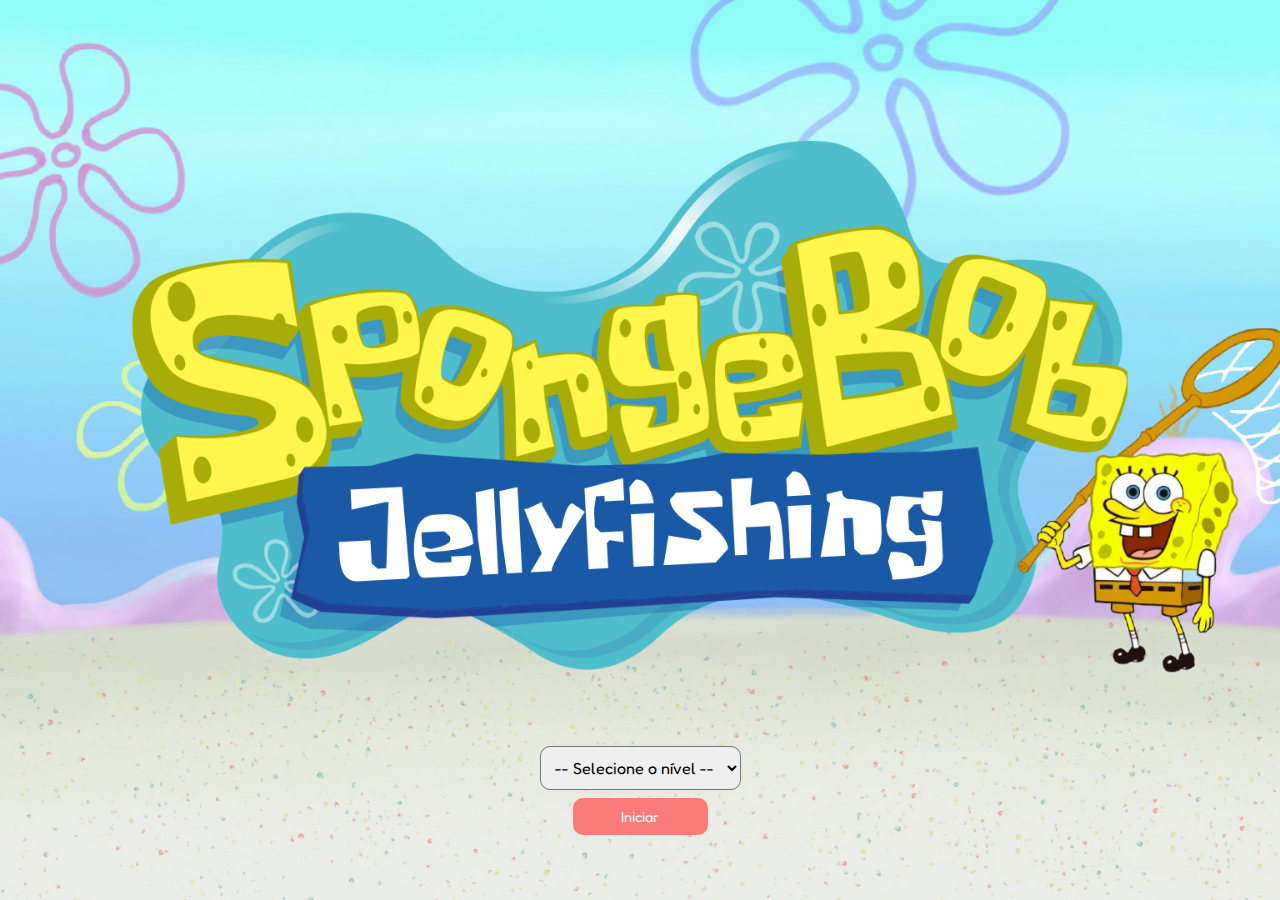
<file: index.html>
<!DOCTYPE html>
<html lang="en">
<head>
    <meta charset="utf-8">
    <title>Jellyfishing Game</title>
    <link rel="icon" type="image/png" sizes="32x32" href="img/jellyfish-icon1.png">
    <link rel="stylesheet" type="text/css" href="styles.css">

    <script>
        function iniciarJogo() {
            var nivel = document.getElementById('nivel').value

            if(nivel === '') {
                alert('Selecione um nível para iniciar o jogo!')
                return false
            }

            window.location.href = "jogo.html?" + nivel
        }
    </script>

    <style>

        .container {
            display: flex;
            justify-content: center;
            background-image: url(img/index.png);
            background-position: center;
            background-repeat: no-repeat;
            background-size: cover;
            height: 100vh;
            width: 100vw;
        }

        button {
            font-size: 0.9em;
            background-color: #fb7a7a;
            border: #fb7a7a;
            color: #fff;
            border-radius: 10px;
            padding: 10px 15px;
            position: fixed;
            width: 135px;
            bottom: 65px;
        }

        button:hover{
            cursor: pointer;
            background-color: #000000;
            border: #000000;
        }

        .form-control {
            border-radius: 10px;
            padding: 10px;
            position: absolute;
            bottom: 110px;
        }

    </style>
</head>

<body>

    <div class="container">
            <select class="form-control" id="nivel">
                <option value="">-- Selecione o nível --</option>
                <option value="normal">Normal</option>
                <option value="dificil">Difícil</option>
                <option value="chucknorris">Chuck Norris</option>
            </select>
       <button onclick="iniciarJogo()">Iniciar</button>
    </div>
    
</body>
</html>
</file>
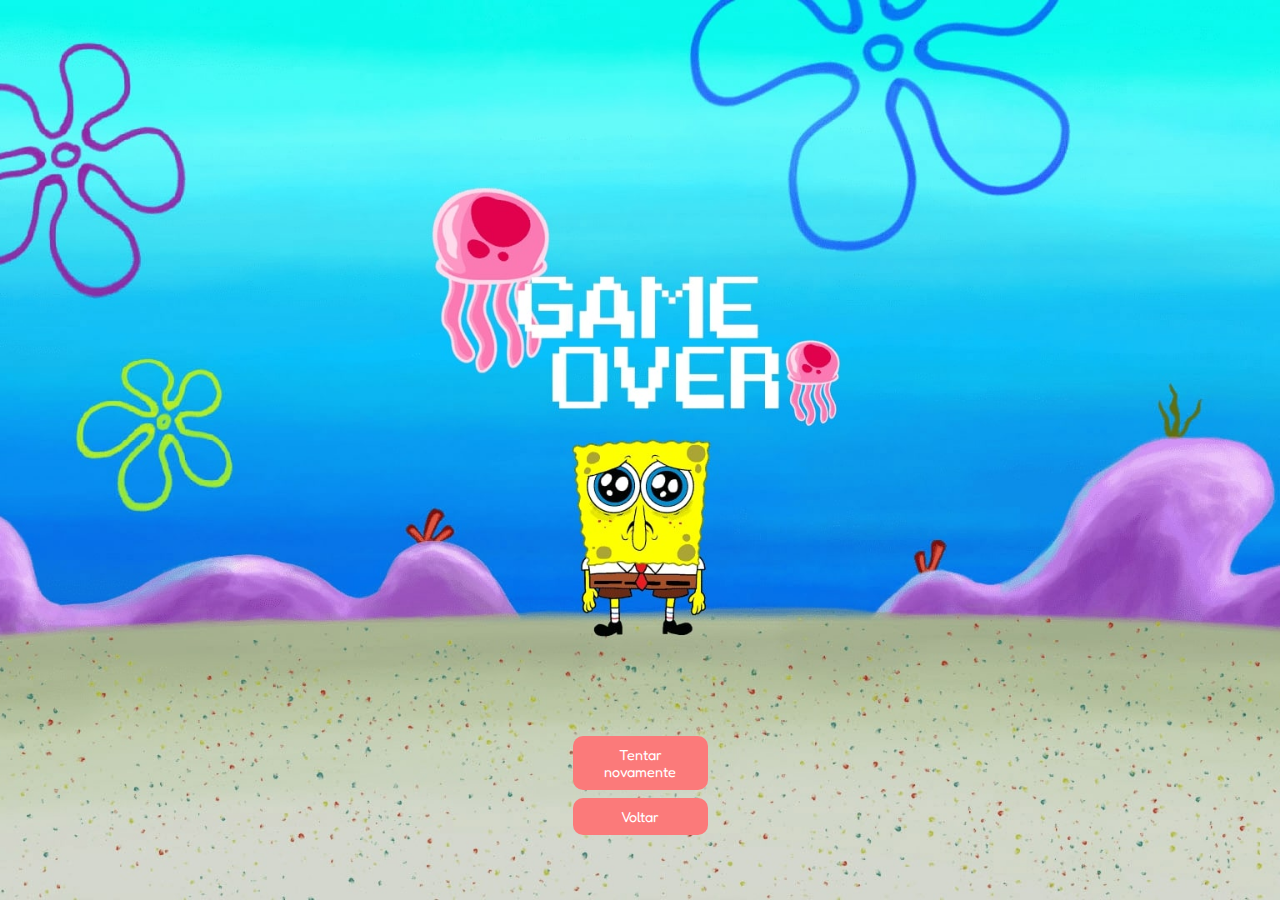
<file: game_over.html>
<!DOCTYPE html>
<html lang="en">
<head>
    <meta charset="utf-8">
    <title>Jellyfishing - Game Over!</title>
    <link rel="icon" type="image/png" sizes="32x32" href="img/jellyfish-icon1.png">
    <link rel="stylesheet" type="text/css" href="styles.css">
    <style>
        .container {
            display: flex;
            justify-content: center;
            background-image: url(img/game-over-bg.jpg);
            background-position: center;
            background-repeat: no-repeat;
            background-size: cover;
            height: 100vh;
            width: 100vw;
        }
    
        button {
            font-size: 0.9em;
            background-color: #fb7a7a;
            border: #fb7a7a;
            color: #fff;
            border-radius: 10px;
            padding: 10px 15px;
            position: fixed;
            width: 135px;
            bottom: 65px;
        }

        button.try-again {
            font-size: 0.9em;
            background-color: #fb7a7a;
            border: #fb7a7a;
            color: #fff;
            border-radius: 10px;
            padding: 10px 15px;
            position: fixed;
            width: 135px;
            bottom: 110px;
        }

        button:hover{
            cursor: pointer;
            background-color: #000000;
            border: #000000;
        }
    </style>
</head>

<body>
    <div class="container">
        <button class="try-again" onclick="retryGame()">Tentar novamente</button>
        <button onclick="window.location.href = 'index.html'">Voltar</button>
    </div>
    
    <script>
       function retryGame() {
             // Recupere o nível da URL
            var nivel = window.location.search
            nivel = (nivel.replace('?', ''))

            console.log(nivel)

            // Redirecione para a página de jogo com o nível
            if (nivel) {
                window.location.href = 'jogo.html?' + nivel
            } else {
                window.location.href = 'jogo.html' // Redirecione sem um nível especificado
            }

            console.log(retryGame)
        }
    </script>
</body>
</html>
</file>
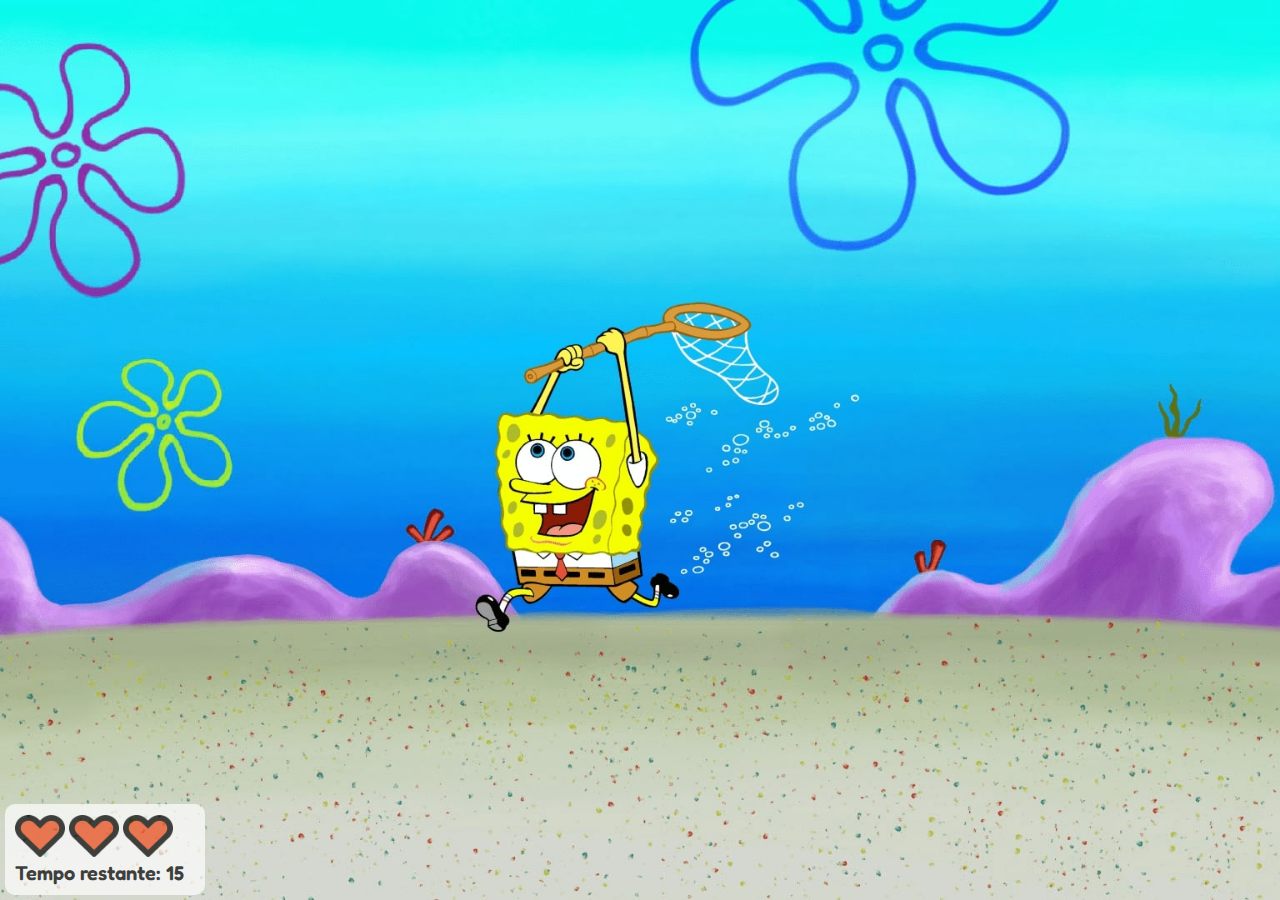
<file: jogo.html>
<!DOCTYPE html>
<html>
<head>
	<meta charset="utf-8">
	<title>Jellyfishing</title>
	<link rel="icon" type="image/png" sizes="32x32" href="img/jellyfish-icon1.png">
	<link rel="stylesheet" type="text/css" href="styles.css">
	<script src="init.js"></script>

	<style>
		body {
		background-image: url(img/jogo.jpg);
		background-position: center;
		background-repeat: no-repeat;
		background-size: cover;
		width: 100vw;
		height: 100vh;
		overflow: hidden;
		margin: 0px;
		padding: 0px;
	}

	.painel {
		position: absolute;
		width: 180px;
		left: 0px;
		padding: 10px;
		margin: 5px;
		bottom: 0px;
		border-top: solid 1px #fff;
		border-radius: 10px;
		background-color: #fff;
		opacity: 0.7;
	}

	.vidas {
		float: left;
	}

	.vidas img {
		width: 50px;
	}

	.cronometro {
		float: left;
		font-size: 20px;
		font-weight: 600;
	}

	.jellyfish-1 {
		width: 100px;
	}

	.jellyfish-2 {
		width: 130px;
	}

	.jellyfish-3 {
		width: 50px;
	}

	.ladoA {
		transform: scaleX(1);
	}

	.ladoB {
		transform: scaleX(-1);
	}
	</style>
	
</head>
<body>

	<body onresize="ajustaTamanho()">

		<div class="painel">
			<div class="vidas">
				<img id="c1" src="img/red-heart1.png">
				<img id="c2" src="img/red-heart1.png">
				<img id="c3" src="img/red-heart1.png">
			</div>
			<div class="cronometro">Tempo restante: <span id="cronometro"></span></div>
		</div>
	
		<script>
	
			document.getElementById('cronometro').innerHTML = tempo 

		var criaAgua = setInterval(function() {
			posicaoRandomica()
		}, criaAguaTempo)

	
		</script>
	
</body>
</html>
</file>
<file: styles.css>
@import url('https://fonts.googleapis.com/css2?family=Fredoka:wght@500&display=swap');

html {
    cursor: url(img/rede.svg) 10 10, auto;
}

* {
    font-family: "Fredoka", sans-serif;
    font-size: 1em;
    margin: 0px;
    padding: 0px;
}
</file>
